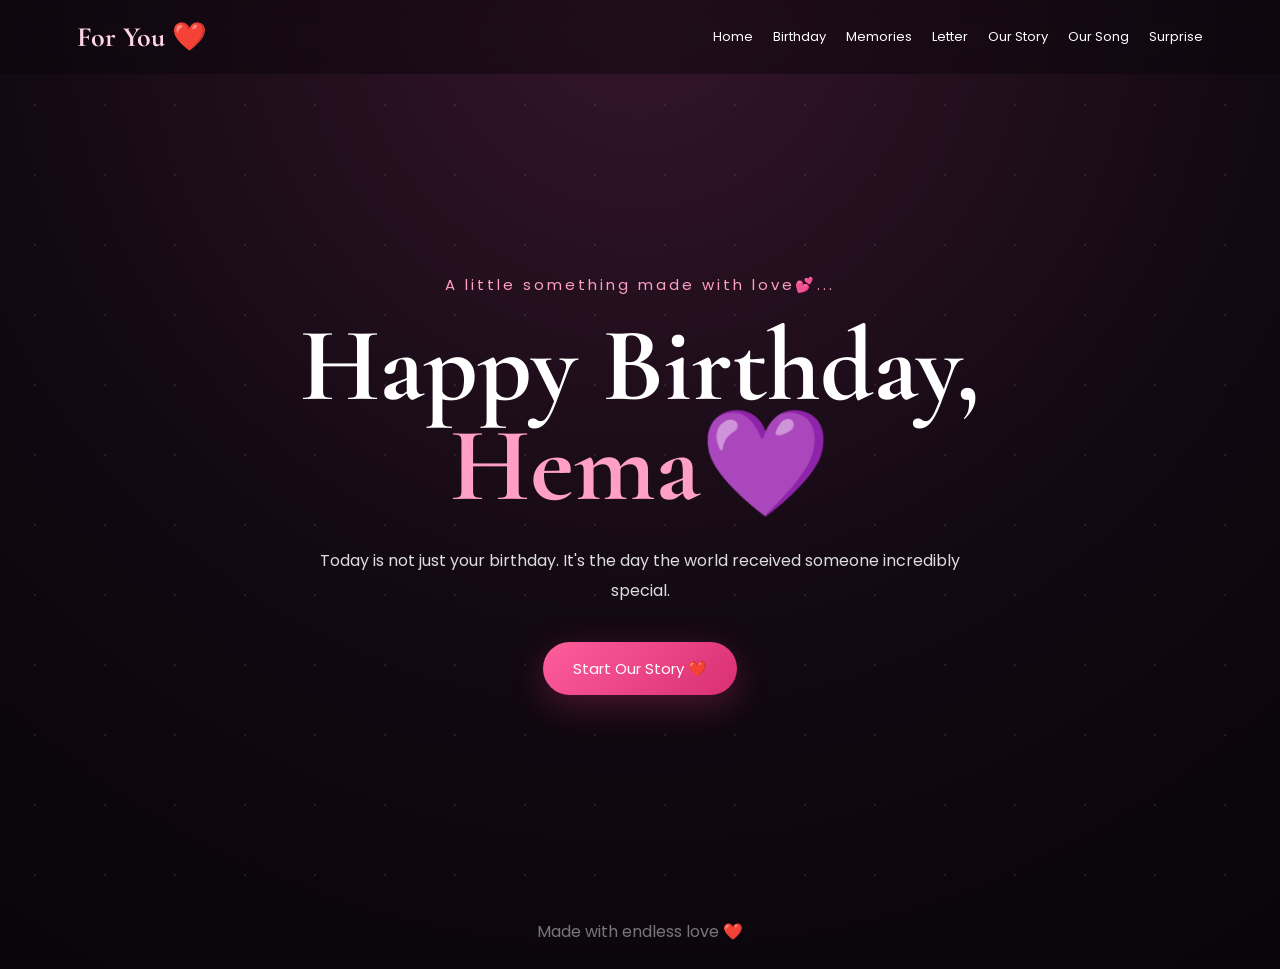
<file: index.html>
<!DOCTYPE html>
<html lang="en">
<head>
    <meta charset="UTF-8">
    <meta name="viewport" content="width=device-width, initial-scale=1.0">
    <title>For You ❤️</title>
    <link rel="stylesheet" href="css/style.css">
</head>

<body class="home-page">

<div id="hearts"></div>

<nav>
    <div class="logo">For You ❤️</div>

    <div class="nav-links">
        <a href="index.html">Home</a>
        <a href="birthday.html">Birthday</a>
        <a href="memories.html">Memories</a>
        <a href="letter.html">Letter</a>
        <a href="timeline.html">Our Story</a>
        <a href="song.html">Our Song</a>
        <a href="surprise.html">Surprise</a>
    </div>
</nav>

<section class="hero">

    <div class="hero-content">

        <p class="small-title">A little something made with love💕...</p>

        <h1>Happy Birthday,<br>
            <span>Hema💜</span>
        </h1>

        <p class="hero-text">
            Today is not just your birthday.
            It's the day the world received someone
            incredibly special.
        </p>

        <a href="birthday.html" class="main-btn">
            Start Our Story ❤️
        </a>

    </div>

</section>

<footer>
    Made with endless love ❤️
</footer>

<script src="js/script.js"></script>

</body>
</html>
</file>
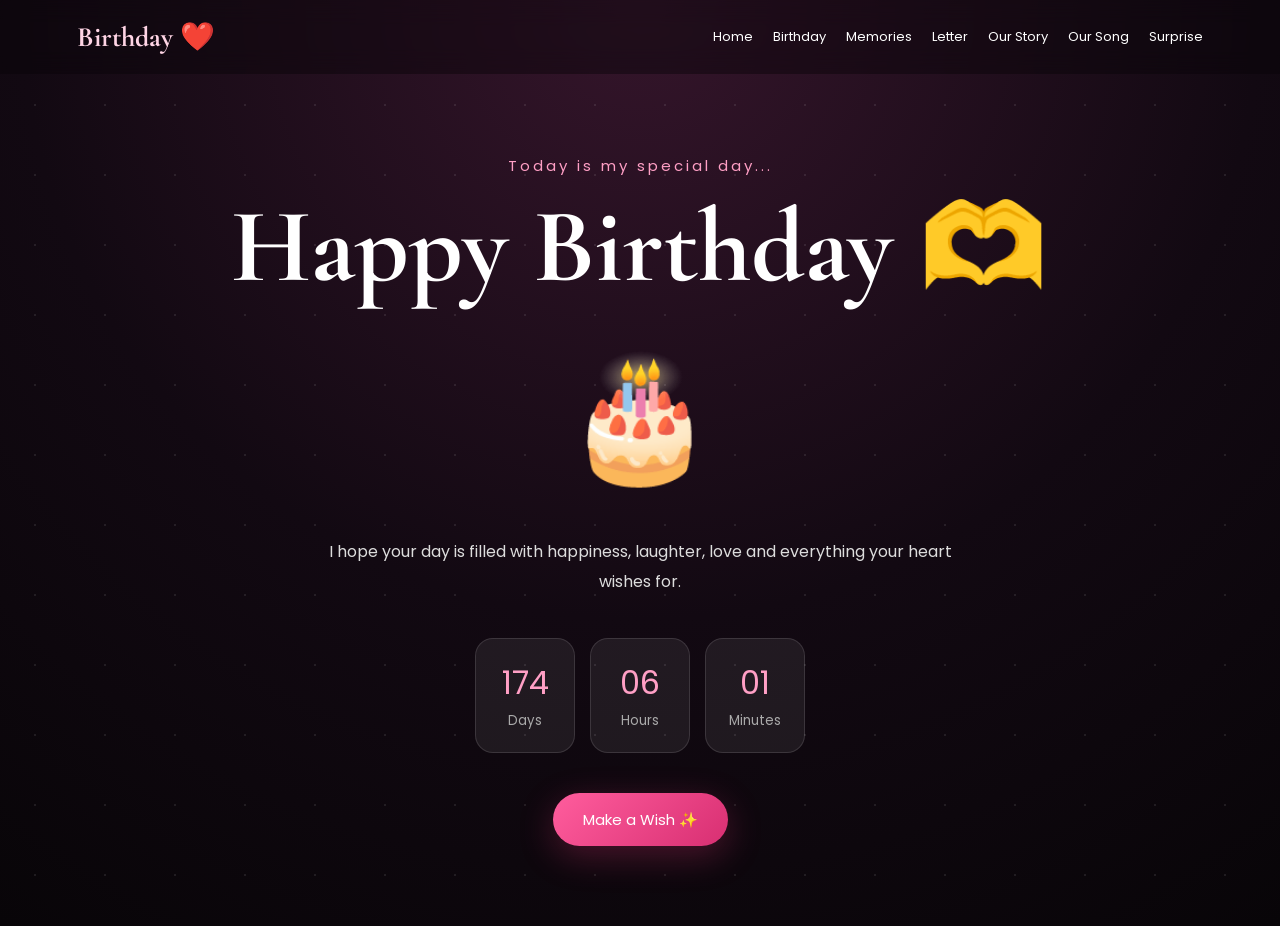
<file: birthday.html>
<!DOCTYPE html>
<html lang="en">
<head>
    <meta charset="UTF-8">
    <meta name="viewport" content="width=device-width, initial-scale=1.0">
    <title>Your Birthday 🎂</title>
    <link rel="stylesheet" href="css/style.css">
</head>

<body>

<div id="hearts"></div>

<nav>
    <div class="logo">Birthday ❤️</div>

    <div class="nav-links">
        <a href="index.html">Home</a>
        <a href="birthday.html">Birthday</a>
        <a href="memories.html">Memories</a>
        <a href="letter.html">Letter</a>
        <a href="timeline.html">Our Story</a>
        <a href="song.html">Our Song</a>
        <a href="surprise.html">Surprise</a>
    </div>
</nav>

<section class="birthday-section">

    <p class="small-title">Today is my special day...</p>

    <h1>Happy Birthday 🫶</h1>

    <div class="cake">
        🎂
    </div>

    <p class="birthday-message">
        I hope your day is filled with happiness,
        laughter, love and everything your heart wishes for.
    </p>

    <div class="countdown">
        <div>
            <span id="days">00</span>
            <small>Days</small>
        </div>

        <div>
            <span id="hours">00</span>
            <small>Hours</small>
        </div>

        <div>
            <span id="minutes">00</span>
            <small>Minutes</small>
        </div>
    </div>

    <button class="main-btn" onclick="birthdaySurprise()">
        Make a Wish ✨
    </button>

    <p id="birthdayReveal" class="hidden-message">
        My wish is simple... ❤️
        <br>
        I hope you always have a reason to smile.
    </p>

</section>

<script src="js/script.js"></script>

</body>
</html>
</file>
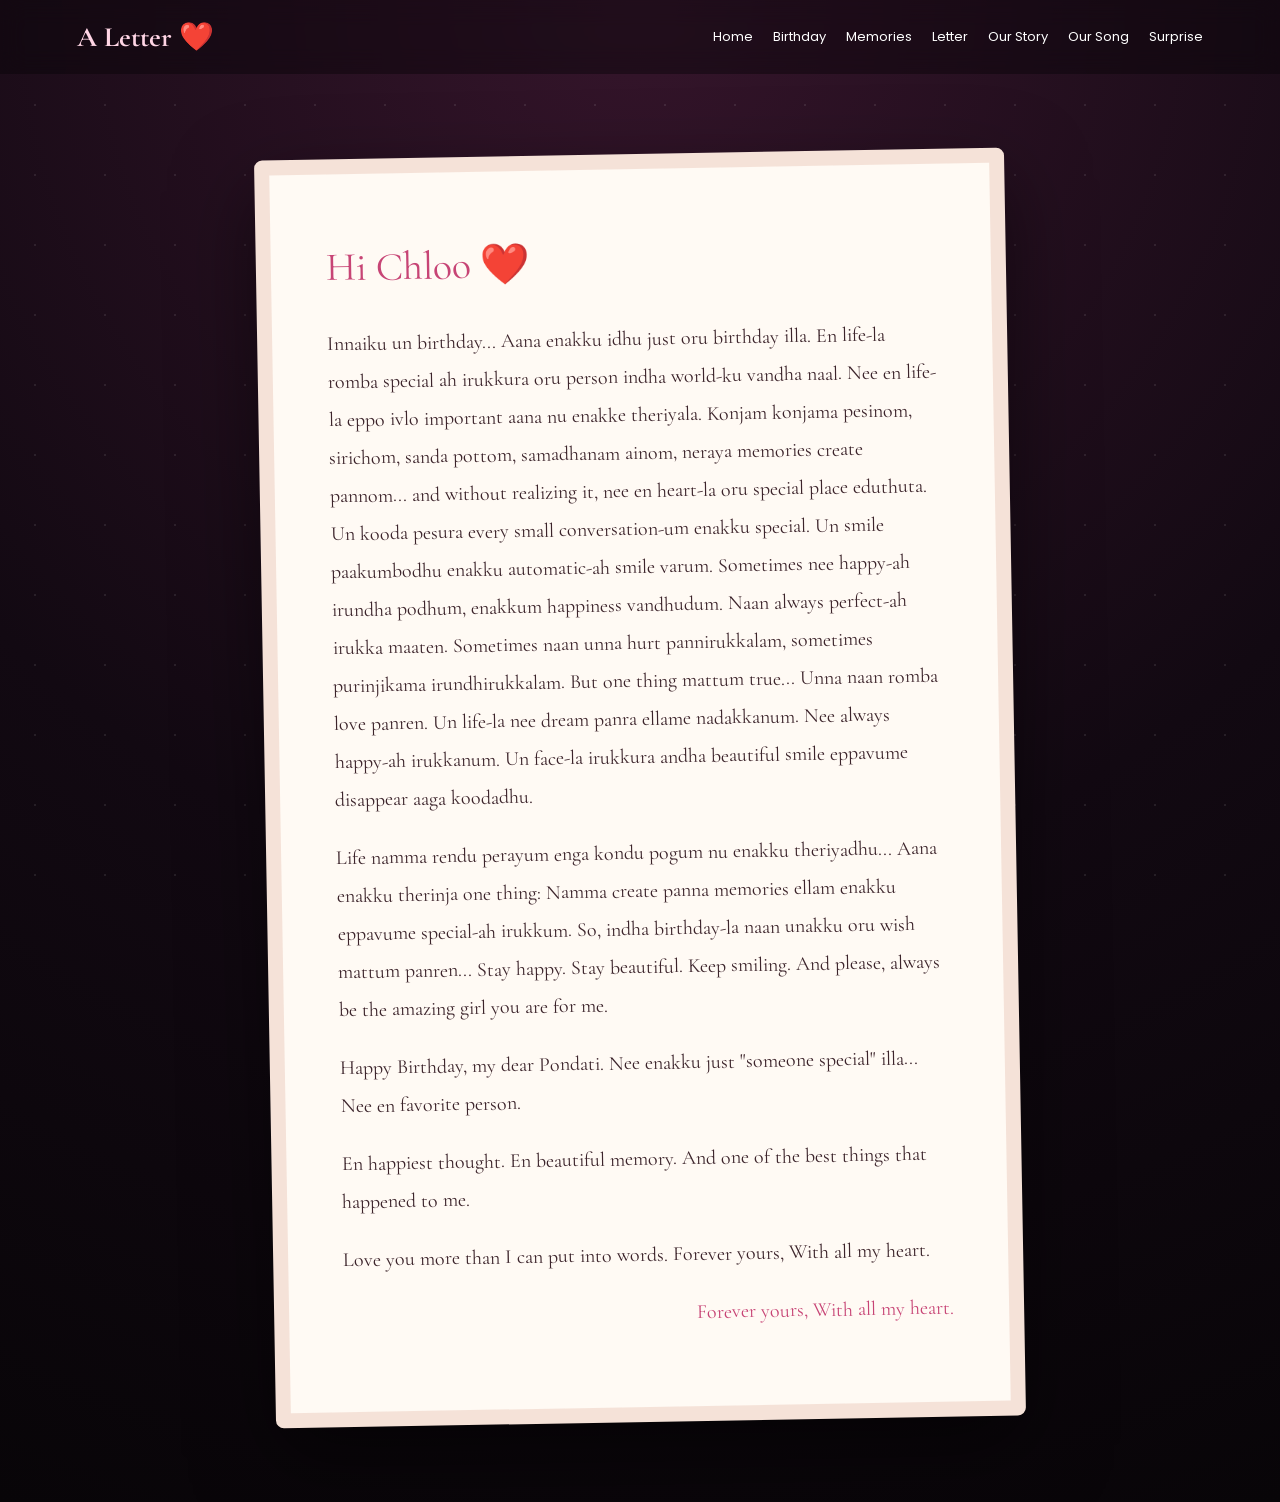
<file: letter.html>
<!DOCTYPE html>
<html lang="en">
<head>
    <meta charset="UTF-8">
    <meta name="viewport" content="width=device-width, initial-scale=1.0">
    <title>A Letter For You 💌</title>
    <link rel="stylesheet" href="css/style.css">
</head>

<body>

<div id="hearts"></div>

<nav>
    <div class="logo">A Letter ❤️</div>

    <div class="nav-links">
        <a href="index.html">Home</a>
        <a href="birthday.html">Birthday</a>
        <a href="memories.html">Memories</a>
        <a href="letter.html">Letter</a>
        <a href="timeline.html">Our Story</a>
        <a href="song.html">Our Song</a>
        <a href="surprise.html">Surprise</a>
    </div>
</nav>

<section class="letter-section">

    <div class="envelope">

        <div class="letter">

            <p class="letter-title">
                Hi Chloo ❤️
            </p>

            <p>
                Innaiku un birthday...
                Aana enakku idhu just oru birthday illa. En life-la romba special ah irukkura oru person indha world-ku vandha naal.
                Nee en life-la eppo ivlo important aana nu enakke theriyala. Konjam konjama pesinom, sirichom, sanda pottom, samadhanam ainom, neraya memories create pannom... and without realizing it, nee en heart-la oru special place eduthuta.
                Un kooda pesura every small conversation-um enakku special. Un smile paakumbodhu enakku automatic-ah smile varum. Sometimes nee happy-ah irundha podhum, enakkum happiness vandhudum.
                Naan always perfect-ah irukka maaten. Sometimes naan unna hurt pannirukkalam, sometimes purinjikama irundhirukkalam. But one thing mattum true...
                Unna naan romba love panren.
                Un life-la nee dream panra ellame nadakkanum. Nee always happy-ah irukkanum. Un face-la irukkura andha beautiful smile eppavume disappear aaga koodadhu.
            </p>

            <p>
                Life namma rendu perayum enga kondu pogum nu enakku theriyadhu...
                Aana enakku therinja one thing:
                Namma create panna memories ellam enakku eppavume special-ah irukkum.
                So, indha birthday-la naan unakku oru wish mattum panren...

                Stay happy.
                Stay beautiful.
                Keep smiling.
                And please, always be the amazing girl you are for me.
            </p>

            <p>
                Happy Birthday, my dear Pondati.
                Nee enakku just "someone special" illa...
                Nee en favorite person.
            </p>

            <p>
                En happiest thought.
                En beautiful memory.
                And one of the best things that happened to me.
            </p>

            <p>
               Love you more than I can put into words.
               Forever yours,
               With all my heart.
            </p>

            <p class="signature">
                Forever yours,
                With all my heart.
            </p>

        </div>

    </div>

</section>

<script src="js/script.js"></script>

</body>
</html>
</file>
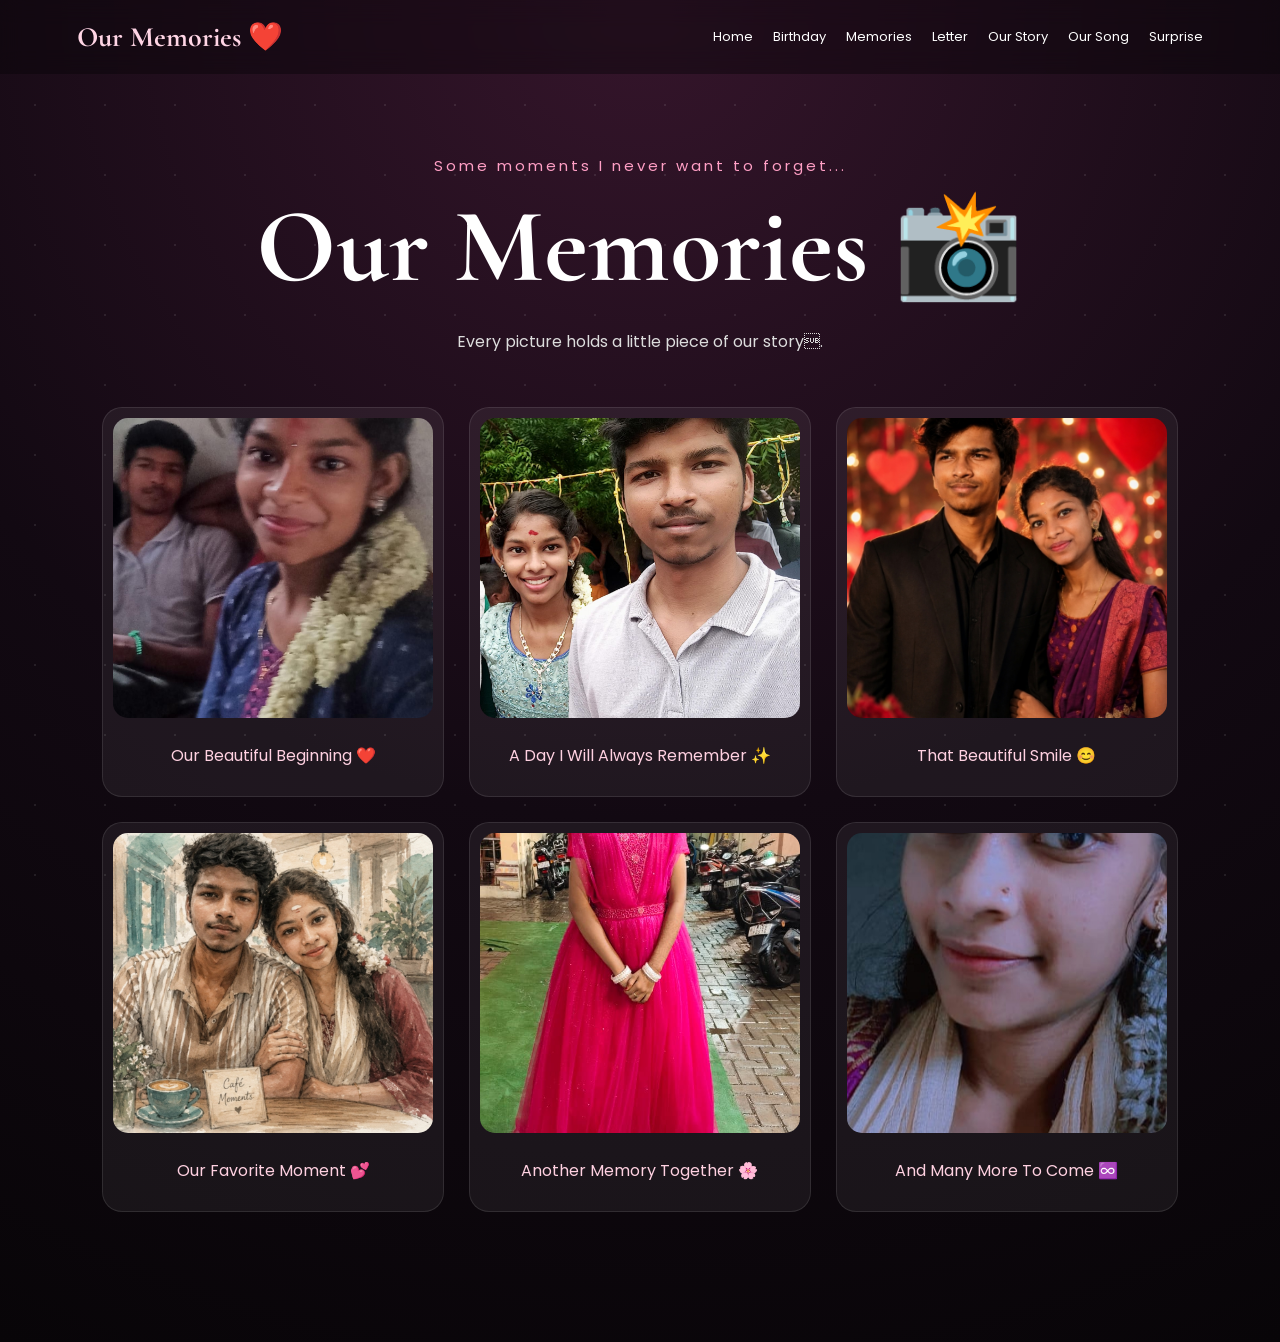
<file: memories.html>
<!DOCTYPE html>
<html lang="en">
<head>
    <meta charset="UTF-8">
    <meta name="viewport" content="width=device-width, initial-scale=1.0">
    <title>Our Memories 📸</title>
    <link rel="stylesheet" href="css/style.css">
</head>

<body>

<div id="hearts"></div>

<nav>
    <div class="logo">Our Memories ❤️</div>

    <div class="nav-links">
        <a href="index.html">Home</a>
        <a href="birthday.html">Birthday</a>
        <a href="memories.html">Memories</a>
        <a href="letter.html">Letter</a>
        <a href="timeline.html">Our Story</a>
        <a href="song.html">Our Song</a>
        <a href="surprise.html">Surprise</a>
    </div>
</nav>

<section class="page-section">

    <p class="small-title">Some moments I never want to forget...</p>

    <h1>Our Memories 📸</h1>

    <p class="section-intro">
        Every picture holds a little piece of our story.
    </p>

    <div class="gallery">

        <div class="photo-card">
            <img src="images/photo1.jpg" alt="Our memory">
            <div>Our Beautiful Beginning ❤️</div>
        </div>

        <div class="photo-card">
            <img src="images/photo2.jpg" alt="Our memory">
            <div>A Day I Will Always Remember ✨</div>
        </div>

        <div class="photo-card">
            <img src="images/photo3.jpg" alt="Our memory">
            <div>That Beautiful Smile 😊</div>
        </div>

        <div class="photo-card">
            <img src="images/photo4.jpg" alt="Our memory">
            <div>Our Favorite Moment 💕</div>
        </div>

        <div class="photo-card">
            <img src="images/photo5.jpg" alt="Our memory">
            <div>Another Memory Together 🌸</div>
        </div>

        <div class="photo-card">
            <img src="images/photo6.jpg" alt="Our memory">
            <div>And Many More To Come ♾️</div>
        </div>

    </div>

</section>

<!-- Image popup -->

<div id="imageModal" class="image-modal" onclick="closeImage()">

    <span class="close">&times;</span>

    <img id="modalImage">

</div>

<script src="js/script.js"></script>

</body>
</html>
</file>
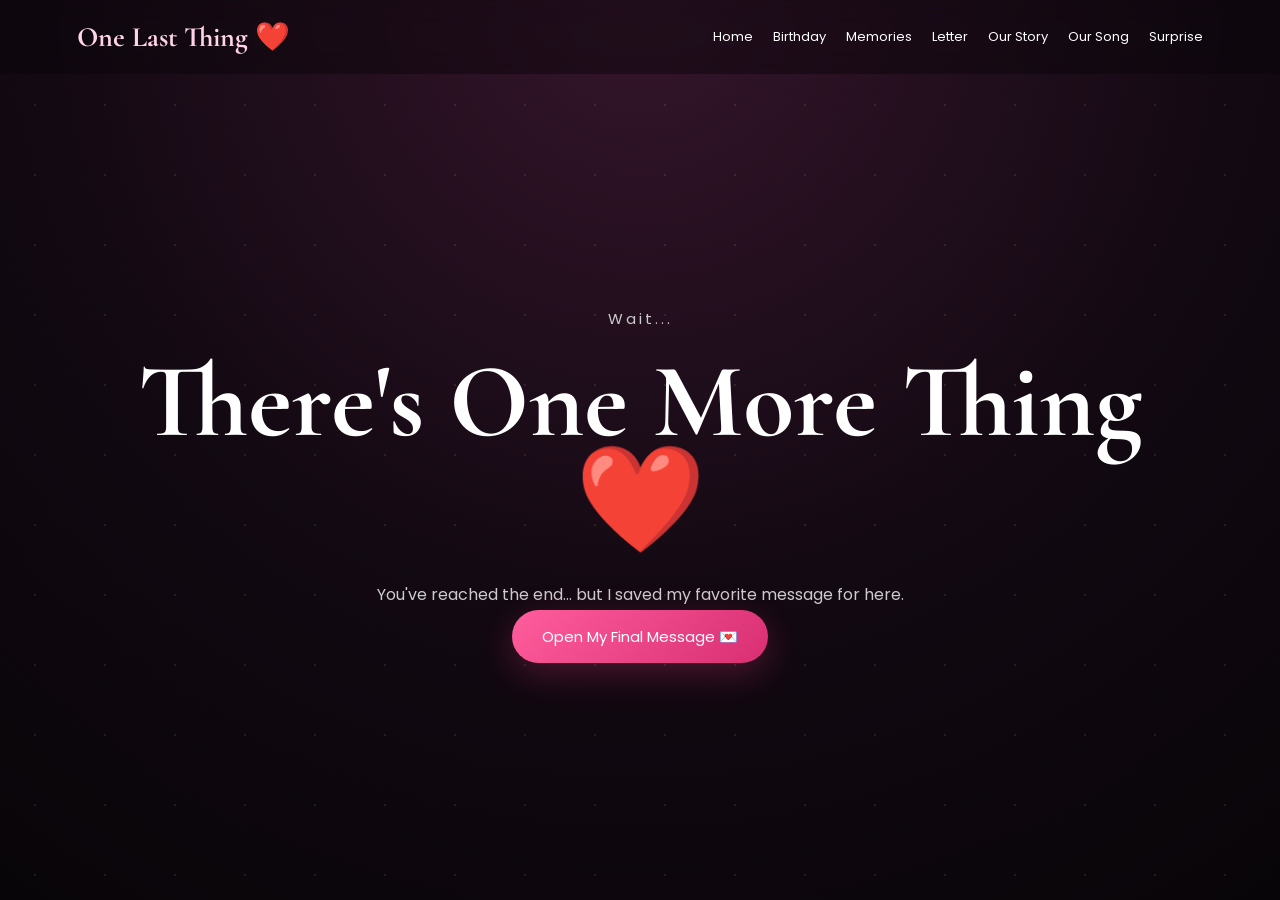
<file: surprise.html>
<!DOCTYPE html>
<html lang="en">
<head>
    <meta charset="UTF-8">
    <meta name="viewport" content="width=device-width, initial-scale=1.0">
    <title>One Last Surprise ❤️</title>
    <link rel="stylesheet" href="css/style.css">
</head>

<body class="surprise-page">

<div id="hearts"></div>

<nav>
    <div class="logo">One Last Thing ❤️</div>

    <div class="nav-links">
        <a href="index.html">Home</a>
        <a href="birthday.html">Birthday</a>
        <a href="memories.html">Memories</a>
        <a href="letter.html">Letter</a>
        <a href="timeline.html">Our Story</a>
        <a href="song.html">Our Song</a>
        <a href="surprise.html">Surprise</a>
    </div>
</nav>

<section class="final-section">

    <p class="small-title">
        Wait...
    </p>

    <h1>
        There's One More Thing ❤️
    </h1>

    <p>
        You've reached the end...
        but I saved my favorite message for here.
    </p>

    <button class="main-btn" onclick="finalSurprise()">
        Open My Final Message 💌
    </button>

    <div id="finalMessage" class="final-message">

        <div class="big-heart">
            ❤️
        </div>

        <h2>Happy Birthday, My Love</h2>

        <p>
            I hope you always remember how special
            you are to me.
        </p>

        <p>
            En life-la oru part-ah irundhadhukku nandri, 
            andha azhagaana memories-kku, enna sirikka vecha andha smiles-kku, 
            andha chinna chinna moments ellathukkum nandri.
           Athu enakku evlo mukkiyam-nu unakku theriyama irukkalaam,
            aana adhu enakku nee ninaikkiradhai vida romba romba special.
        </p>

        <p>
            If I could make one birthday wish,
            it would be to keep creating
            beautiful memories with you.
        </p>

        <h2>
            I Love You ❤️
        </h2>

        <div class="forever">
            ∞ Forever & Always ∞
        </div>

    </div>

</section>

<script src="js/script.js"></script>

</body>
</html>
</file>
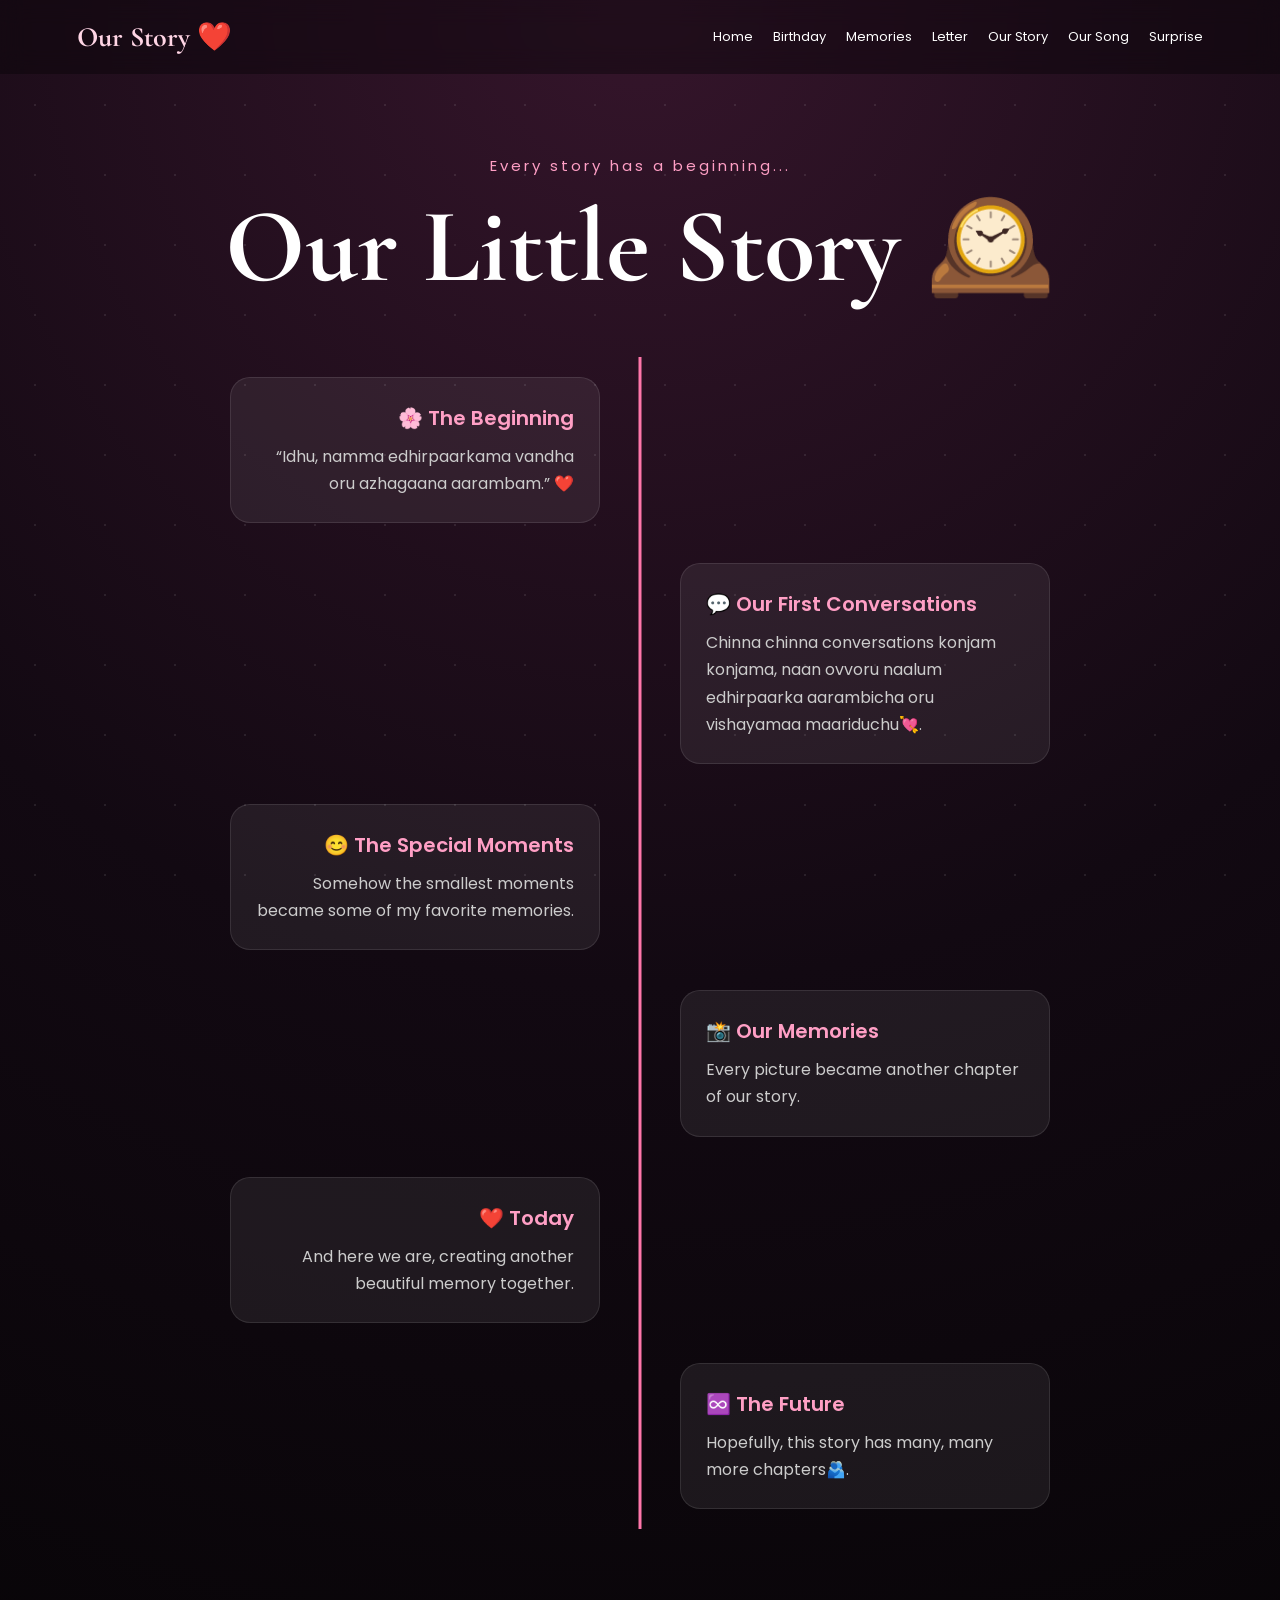
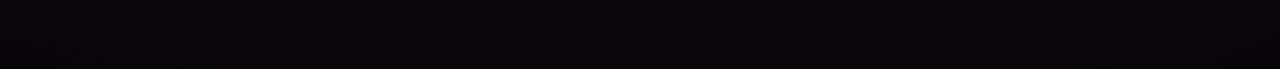
<file: timeline.html>
<!DOCTYPE html>
<html lang="en">
<head>
    <meta charset="UTF-8">
    <meta name="viewport" content="width=device-width, initial-scale=1.0">
    <title>Our Story 🕰️</title>
    <link rel="stylesheet" href="css/style.css">
</head>

<body>

<div id="hearts"></div>

<nav>
    <div class="logo">Our Story ❤️</div>

    <div class="nav-links">
        <a href="index.html">Home</a>
        <a href="birthday.html">Birthday</a>
        <a href="memories.html">Memories</a>
        <a href="letter.html">Letter</a>
        <a href="timeline.html">Our Story</a>
        <a href="song.html">Our Song</a>
        <a href="surprise.html">Surprise</a>
    </div>
</nav>

<section class="page-section">

    <p class="small-title">Every story has a beginning...</p>

    <h1>Our Little Story 🕰️</h1>

    <div class="timeline">

        <div class="timeline-item left">
            <div class="timeline-content">
                <span>🌸 The Beginning</span>
                <p>
                    “Idhu, namma edhirpaarkama vandha oru azhagaana aarambam.” ❤️
                </p>
            </div>
        </div>

        <div class="timeline-item right">
            <div class="timeline-content">
                <span>💬 Our First Conversations</span>
                <p>
                    Chinna chinna conversations konjam konjama, 
                    naan ovvoru naalum edhirpaarka aarambicha oru vishayamaa maariduchu💘.
                </p>
            </div>
        </div>

        <div class="timeline-item left">
            <div class="timeline-content">
                <span>😊 The Special Moments</span>
                <p>
                    Somehow the smallest moments became
                    some of my favorite memories.
                </p>
            </div>
        </div>

        <div class="timeline-item right">
            <div class="timeline-content">
                <span>📸 Our Memories</span>
                <p>
                    Every picture became another chapter
                    of our story.
                </p>
            </div>
        </div>

        <div class="timeline-item left">
            <div class="timeline-content">
                <span>❤️ Today</span>
                <p>
                    And here we are, creating another
                    beautiful memory together.
                </p>
            </div>
        </div>

        <div class="timeline-item right">
            <div class="timeline-content">
                <span>♾️ The Future</span>
                <p>
                    Hopefully, this story has many,
                    many more chapters🫂.
                </p>
            </div>
        </div>

    </div>

</section>

<script src="js/script.js"></script>

</body>
</html>
</file>
<file: css/style.css>
@import url('https://fonts.googleapis.com/css2?family=Cormorant+Garamond:wght@400;500;600;700&family=Poppins:wght@300;400;500;600&display=swap');

* {
    margin: 0;
    padding: 0;
    box-sizing: border-box;
}

html {
    scroll-behavior: smooth;
}

body {
    min-height: 100vh;
    background:
        radial-gradient(circle at top, #35152b, #120912 55%, #080508);
    color: #fff;
    font-family: 'Poppins', sans-serif;
    overflow-x: hidden;
}

body::before {
    content: "";
    position: fixed;
    inset: 0;
    pointer-events: none;
    background-image:
        radial-gradient(circle, rgba(255,255,255,.6) 1px, transparent 1px);
    background-size: 70px 70px;
    opacity: .15;
    z-index: -1;
}

/* NAVIGATION */

nav {
    width: 100%;
    padding: 20px 6%;
    display: flex;
    justify-content: space-between;
    align-items: center;
    position: relative;
    z-index: 100;
    background: rgba(10, 5, 10, .45);
    backdrop-filter: blur(12px);
}

.logo {
    font-family: 'Cormorant Garamond', serif;
    font-size: 28px;
    font-weight: 700;
    color: #ffd5e5;
}

.nav-links {
    display: flex;
    gap: 20px;
    flex-wrap: wrap;
    justify-content: center;
}

.nav-links a {
    color: #fff;
    text-decoration: none;
    font-size: 13px;
    transition: .3s;
}

.nav-links a:hover {
    color: #ff8fbd;
}

/* GENERAL */

.hero,
.birthday-section,
.page-section,
.letter-section,
.music-section,
.final-section {
    min-height: calc(100vh - 80px);
    padding: 80px 8%;
}

.hero {
    display: flex;
    justify-content: center;
    align-items: center;
    text-align: center;
}

.hero-content {
    max-width: 850px;
}

.small-title {
    color: #ff9fc5;
    font-size: 15px;
    letter-spacing: 3px;
    margin-bottom: 20px;
}

h1 {
    font-family: 'Cormorant Garamond', serif;
    font-size: clamp(55px, 9vw, 105px);
    line-height: .95;
    margin-bottom: 30px;
}

h1 span {
    color: #ff9fc5;
}

.hero-text,
.section-intro,
.birthday-message {
    max-width: 650px;
    margin: 0 auto 35px;
    color: #ddd;
    line-height: 1.9;
    font-size: 16px;
}

/* BUTTON */

.main-btn {
    display: inline-block;
    border: none;
    padding: 15px 30px;
    border-radius: 50px;
    background: linear-gradient(135deg, #ff5d9d, #d82f72);
    color: white;
    text-decoration: none;
    font-family: inherit;
    font-size: 15px;
    cursor: pointer;
    box-shadow: 0 10px 35px rgba(255, 60, 130, .25);
    transition: .3s;
}

.main-btn:hover {
    transform: translateY(-4px) scale(1.03);
}

/* BIRTHDAY */

.birthday-section {
    text-align: center;
}

.cake {
    font-size: 120px;
    animation: floating 3s ease-in-out infinite;
    margin: 30px 0;
}

@keyframes floating {
    0%, 100% {
        transform: translateY(0);
    }

    50% {
        transform: translateY(-15px);
    }
}

.countdown {
    display: flex;
    justify-content: center;
    gap: 15px;
    margin: 40px 0;
    flex-wrap: wrap;
}

.countdown div {
    width: 100px;
    padding: 20px 10px;
    background: rgba(255,255,255,.07);
    border: 1px solid rgba(255,255,255,.12);
    border-radius: 18px;
}

.countdown span {
    display: block;
    font-size: 32px;
    color: #ff9fc5;
}

.countdown small {
    color: #aaa;
}

/* HIDDEN MESSAGE */

.hidden-message {
    display: none;
    margin: 30px auto;
    font-family: 'Cormorant Garamond', serif;
    font-size: 30px;
    color: #ffb4d1;
}

.hidden-message.show {
    display: block;
    animation: fadeUp 1s ease;
}

/* GALLERY */

.page-section {
    text-align: center;
}

.gallery {
    max-width: 1100px;
    margin: 50px auto;
    display: grid;
    grid-template-columns: repeat(3, 1fr);
    gap: 25px;
}

.photo-card {
    background: rgba(255,255,255,.06);
    border: 1px solid rgba(255,255,255,.1);
    padding: 10px;
    border-radius: 20px;
    overflow: hidden;
    transition: .4s;
}

.photo-card:hover {
    transform: translateY(-10px) rotate(1deg);
}

.photo-card img {
    width: 100%;
    height: 300px;
    object-fit: cover;
    border-radius: 15px;
    cursor: pointer;
}

.photo-card div {
    padding: 18px 8px;
    color: #ffd1e1;
}

/* IMAGE MODAL */

.image-modal {
    display: none;
    position: fixed;
    z-index: 1000;
    inset: 0;
    background: rgba(0,0,0,.9);
    justify-content: center;
    align-items: center;
    padding: 30px;
}

.image-modal.show {
    display: flex;
}

.image-modal img {
    max-width: 90%;
    max-height: 85%;
    border-radius: 15px;
}

.close {
    position: absolute;
    top: 25px;
    right: 35px;
    font-size: 45px;
    cursor: pointer;
}

/* LETTER */

.letter-section {
    display: flex;
    justify-content: center;
    align-items: center;
}

.envelope {
    max-width: 750px;
    width: 100%;
    padding: 15px;
    background: #f5e2d8;
    border-radius: 8px;
    transform: rotate(-1deg);
    box-shadow: 0 30px 80px rgba(0,0,0,.5);
}

.letter {
    padding: 55px;
    background: #fffaf4;
    color: #3c242b;
    text-align: left;
    line-height: 1.9;
    font-family: 'Cormorant Garamond', serif;
    font-size: 20px;
}

.letter p {
    margin-bottom: 20px;
}

.letter-title {
    font-size: 40px;
    color: #c74475;
}

.signature {
    text-align: right;
    color: #c74475;
}

/* TIMELINE */

.timeline {
    max-width: 900px;
    margin: 60px auto;
    position: relative;
}

.timeline::after {
    content: "";
    position: absolute;
    width: 3px;
    background: #ff76aa;
    top: 0;
    bottom: 0;
    left: 50%;
    transform: translateX(-50%);
}

.timeline-item {
    width: 50%;
    padding: 20px 40px;
    position: relative;
}

.timeline-item.left {
    left: 0;
    text-align: right;
}

.timeline-item.right {
    left: 50%;
    text-align: left;
}

.timeline-content {
    padding: 25px;
    background: rgba(255,255,255,.07);
    border: 1px solid rgba(255,255,255,.1);
    border-radius: 20px;
}

.timeline-content span {
    color: #ff9fc5;
    font-size: 20px;
    font-weight: 600;
}

.timeline-content p {
    margin-top: 10px;
    color: #ccc;
    line-height: 1.7;
}

/* MUSIC */

.music-section {
    display: flex;
    align-items: center;
    justify-content: center;
    text-align: center;
}

.music-card {
    max-width: 650px;
    width: 100%;
    padding: 50px 30px;
    background: rgba(255,255,255,.06);
    border: 1px solid rgba(255,255,255,.1);
    border-radius: 30px;
}

.album {
    width: 180px;
    height: 180px;
    margin: 0 auto 30px;
    border-radius: 25px;
    display: flex;
    justify-content: center;
    align-items: center;
    font-size: 80px;
    background: linear-gradient(135deg, #ff78ae, #6c2347);
    box-shadow: 0 20px 50px rgba(255,80,140,.25);
}

audio {
    width: 100%;
    margin: 25px 0;
}

.music-message {
    margin-top: 25px;
    color: #bbb;
    line-height: 1.8;
}

/* FINAL PAGE */

.final-section {
    text-align: center;
    display: flex;
    flex-direction: column;
    justify-content: center;
    align-items: center;
}

.final-section > p {
    max-width: 650px;
    line-height: 1.8;
    color: #ccc;
}

.final-message {
    display: none;
    max-width: 700px;
    margin-top: 50px;
    padding: 45px 30px;
    background: rgba(255,255,255,.07);
    border: 1px solid rgba(255,150,190,.25);
    border-radius: 30px;
    animation: fadeUp 1s ease;
}

.final-message.show {
    display: block;
}

.final-message p {
    color: #ddd;
    line-height: 1.9;
    margin: 18px 0;
}

.big-heart {
    font-size: 90px;
    animation: heartbeat 1.2s infinite;
}

@keyframes heartbeat {
    0%, 100% {
        transform: scale(1);
    }

    50% {
        transform: scale(1.2);
    }
}

.forever {
    margin-top: 30px;
    color: #ff9fc5;
    font-family: 'Cormorant Garamond', serif;
    font-size: 28px;
}

/* FLOATING HEARTS */

.heart {
    position: fixed;
    bottom: -30px;
    color: #ff6fa8;
    font-size: 20px;
    pointer-events: none;
    animation: heartFloat 7s linear forwards;
    z-index: 2;
}

@keyframes heartFloat {
    0% {
        transform: translateY(0) rotate(0);
        opacity: 0;
    }

    15% {
        opacity: 1;
    }

    100% {
        transform: translateY(-110vh) rotate(360deg);
        opacity: 0;
    }
}

@keyframes fadeUp {
    from {
        opacity: 0;
        transform: translateY(30px);
    }

    to {
        opacity: 1;
        transform: translateY(0);
    }
}

footer {
    text-align: center;
    padding: 25px;
    color: #777;
}

/* MOBILE */

@media (max-width: 800px) {

    nav {
        flex-direction: column;
        gap: 15px;
    }

    .nav-links {
        gap: 10px;
    }

    .nav-links a {
        font-size: 11px;
    }

    .hero,
    .birthday-section,
    .page-section,
    .letter-section,
    .music-section,
    .final-section {
        padding: 60px 5%;
    }

    h1 {
        font-size: 58px;
    }

    .gallery {
        grid-template-columns: 1fr;
    }

    .photo-card img {
        height: 350px;
    }

    .timeline::after {
        left: 15px;
    }

    .timeline-item {
        width: 100%;
        left: 0 !important;
        text-align: left !important;
        padding-left: 45px;
        padding-right: 0;
    }

    .letter {
        padding: 30px 22px;
        font-size: 18px;
    }

    .letter-title {
        font-size: 34px;
    }

    .countdown div {
        width: 75px;
    }

    .countdown span {
        font-size: 25px;
    }

}
</file>
